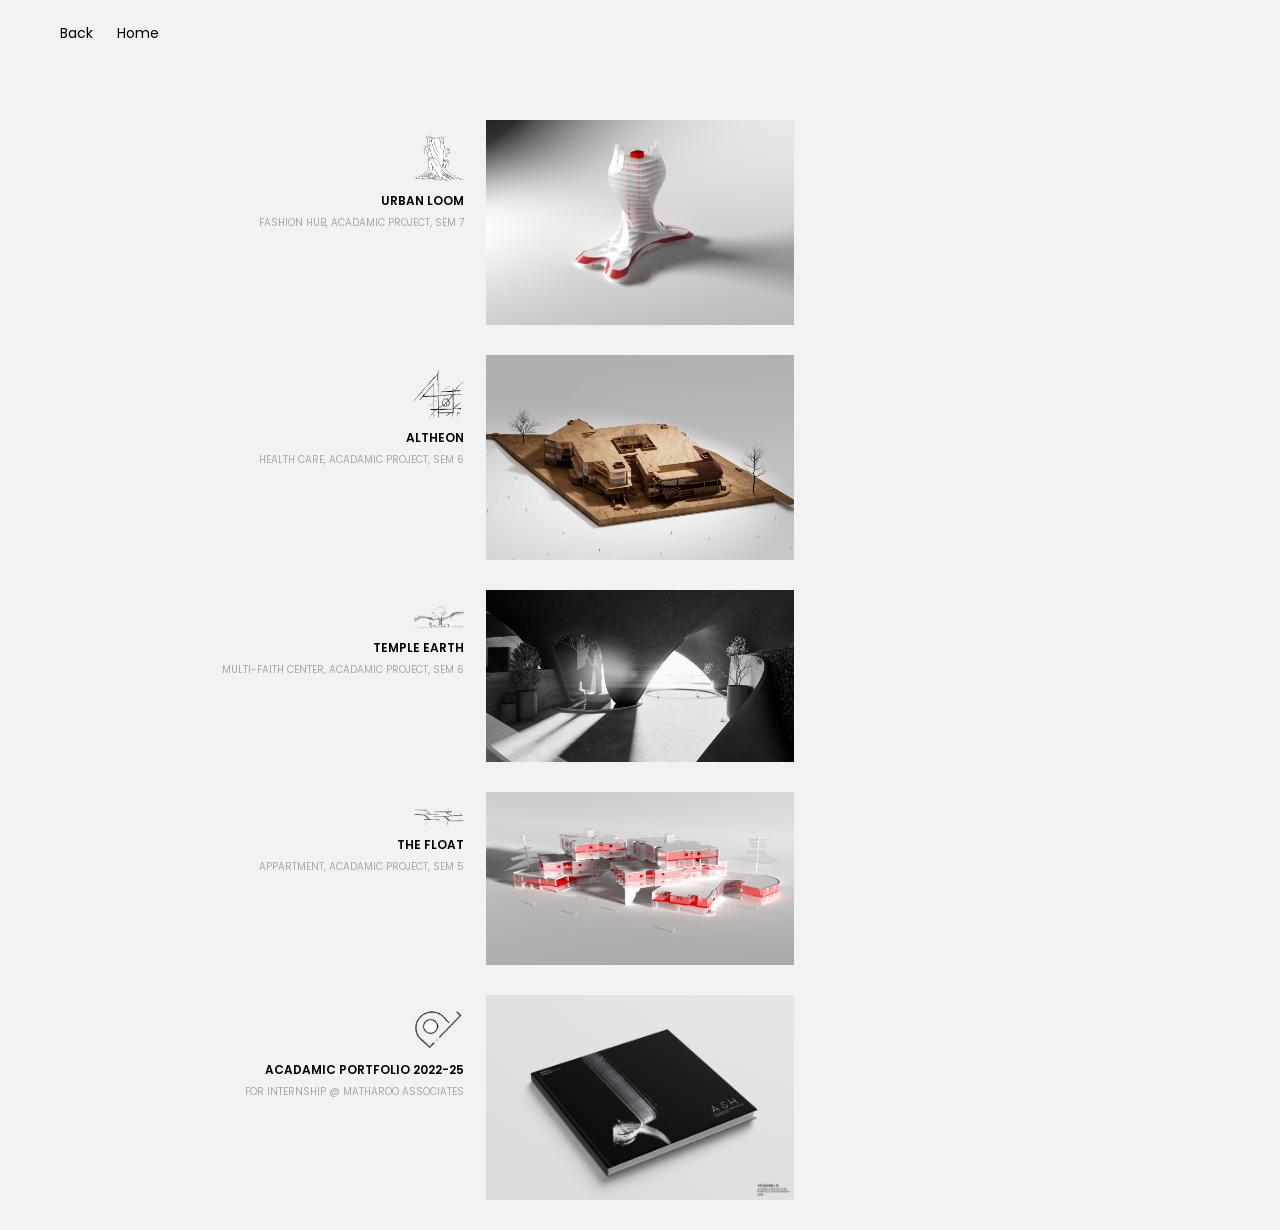
<file: projects/architecture.html>
<!DOCTYPE html>
<html lang="en">
<head>
  <!-- Google tag (gtag.js) -->
<script async src="https://www.googletagmanager.com/gtag/js?id=G-6C44DLHSHW"></script>
<script>
  window.dataLayer = window.dataLayer || [];
  function gtag(){dataLayer.push(arguments);}
  gtag('js', new Date());

  gtag('config', 'G-6C44DLHSHW');
</script>
<meta charset="UTF-8">
<title>Projects – Veishnu</title>

<link href="https://fonts.googleapis.com/css2?family=Poppins:wght@400;600&display=swap" rel="stylesheet">

<link rel="stylesheet" href="../style.css">
<link rel="stylesheet" href="architecture.css">
</head>

<body>

<nav class="nav">
  <a href="../index.html#REALM">Back</a>
  <a href="../index.html">Home</a>
</nav>

<div class="projects">

  <!-- PROJECT 1 -->
  <div class="project-row">
    <div class="project-info">
      <img src="../images/logos/fl.png">
      <h2>URBAN LOOM</h2>
      <p>FASHION HUB, ACADAMIC PROJECT, SEM 7</p>
    </div>

    <div class="project-image">
      <img src="../images/project1.1.png" onclick="trackProject('Urban Loom'); openProject(event, 0)">
    </div>
  </div>

  <!-- PROJECT 2 -->
  <div class="project-row">
    <div class="project-info">
      <img src="../images/logos/hl.png">
      <h2>ALTHEON</h2>
      <p>HEALTH CARE, ACADAMIC PROJECT, SEM 6</p>
    </div>

    <div class="project-image">
      <img src="../images/project1.2.jpg" onclick="trackProject('Altheon'); openProject(event, 1)">
    </div>
  </div>

  <!-- PROJECT 3 -->
  <div class="project-row">
    <div class="project-info">
      <img src="../images/logos/tl.png">
      <h2>TEMPLE EARTH</h2>
      <p>MULTI-FAITH CENTER, ACADAMIC PROJECT, SEM 6</p>
    </div>

    <div class="project-image">
      <img src="../images/project1.3.jpg" onclick="trackProject('Temple Earth'); openProject(event, 2)">
    </div>
  </div>

  <!-- PROJECT 4 -->
  <div class="project-row">
    <div class="project-info">
      <img src="../images/logos/fll.png">
      <h2>THE FLOAT</h2>
      <p>APPARTMENT, ACADAMIC PROJECT, SEM 5</p>
    </div>

    <div class="project-image">
      <img src="../images/project1.4.jpg" onclick="trackProject('The Float'); openProject(event, 3)">
    </div>
  </div>

  <!-- PROJECT 5 -->
  <div class="project-row">
    <div class="project-info">
      <img src="../images/logos/il.png">
      <h2>ACADAMIC PORTFOLIO 2022-25</h2>
      <p>FOR INTERNSHIP @ MATHAROO ASSOCIATES</p>
    </div>

    <div class="project-image">
      <img src="../images/project1.5.PNG" onclick="trackProject('Academic Portfolio'); window.open('https://heyzine.com/flip-book/e7a0c7767e.html', '_blank')">
    </div>
  </div>

</div>

<!-- ================= OPEN VIEW ================= -->

<div class="project-open" id="projectOpen">

  <div class="close-btn" onclick="closeProject()">← Back</div>

  <!-- 🔥 ONLY HORIZONTAL IMAGE STRIP -->
  <div class="open-gallery" id="gallery"></div>

</div>
<script>
function trackProject(projectName) {
  gtag('event', 'project_view', {
    project_name: projectName,
    section: 'Architecture'
  });
}
</script>

<script src="architecture.js" defer></script>

</body>
</html>
</file>
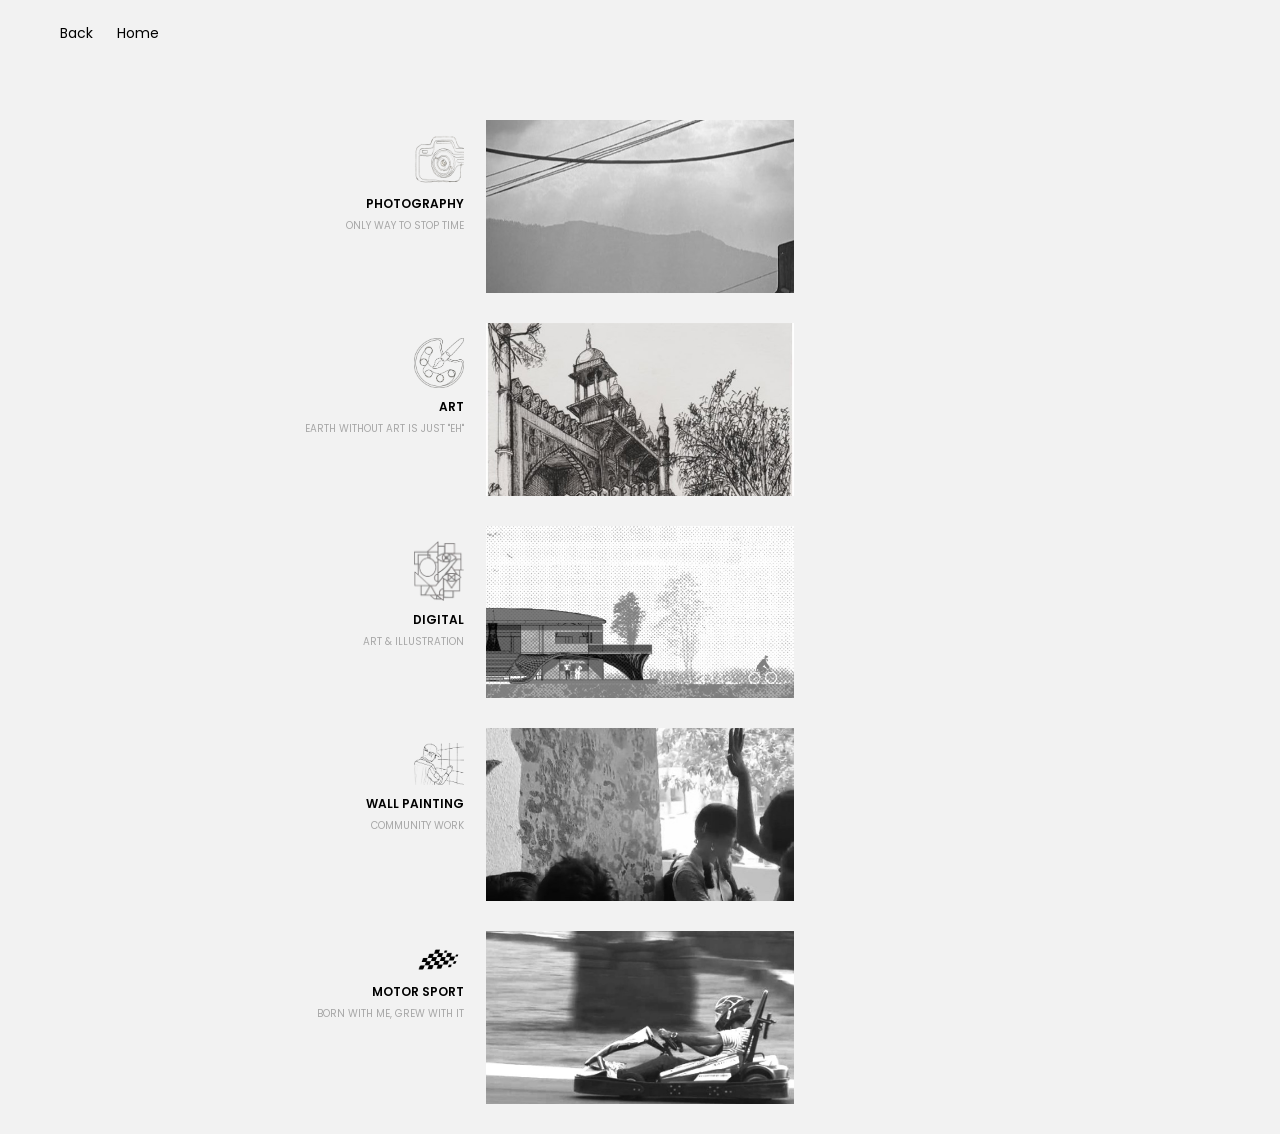
<file: projects/beyond.html>
<!DOCTYPE html>
<html lang="en">
<head>
  <!-- Google tag (gtag.js) -->
<script async src="https://www.googletagmanager.com/gtag/js?id=G-6C44DLHSHW"></script>
<script>
  window.dataLayer = window.dataLayer || [];
  function gtag(){dataLayer.push(arguments);}
  gtag('js', new Date());

  gtag('config', 'G-6C44DLHSHW');
</script>
<meta charset="UTF-8">
<title>Projects – Veishnu</title>

<link href="https://fonts.googleapis.com/css2?family=Poppins:wght@400;600&display=swap" rel="stylesheet">

<link rel="stylesheet" href="../style.css">
<link rel="stylesheet" href="beyond.css">
</head>

<body>

<nav class="nav">
  <a href="../index.html#REALM">Back</a>
  <a href="../index.html">Home</a>
</nav>

<div class="projects">

  <!-- PROJECT 1 -->
  <div class="project-row">
    <div class="project-info">
      <img src="../images/logos/photo.png">
      <h2>PHOTOGRAPHY</h2>
      <p>ONLY WAY TO STOP TIME</p>
    </div>

    <div class="project-image">
      <img src="../images/photo/phc.jpg" onclick="trackProject('Photography'); openProject(event, 0)">
    </div>
  </div>

  <!-- PROJECT 2 -->
  <div class="project-row">
    <div class="project-info">
      <img src="../images/logos/art.png">
      <h2>ART</h2>
      <p>EARTH WITHOUT ART IS JUST "EH"</p>
    </div>

    <div class="project-image">
      <img src="../images/art/arc.jpg" onclick="trackProject('Art'); openProject(event, 1)">
    </div>
  </div>

  <!-- PROJECT 3 -->
  <div class="project-row">
    <div class="project-info">
      <img src="../images/logos/digital.png">
      <h2>DIGITAL</h2>
      <p>ART & ILLUSTRATION</p>
    </div>

    <div class="project-image">
      <img src="../images/dig/dic.jpg" onclick="trackProject('Digital'); openProject(event, 2)">
    </div>
  </div>

  <!-- PROJECT 4 -->
  <div class="project-row">
    <div class="project-info">
      <img src="../images/logos/wall.png">
      <h2>WALL PAINTING</h2>
      <p>COMMUNITY WORK</p>
    </div>

    <div class="project-image">
      <img src="../images/wal/wc.jpg" onclick="trackProject('Wall Painting'); openProject(event, 3)">
    </div>
  </div>

  <!-- PROJECT 5 -->
  <div class="project-row">
    <div class="project-info">
      <img src="../images/logos/msl.png">
      <h2>MOTOR SPORT</h2>
      <p>BORN WITH ME, GREW WITH IT</p>
    </div>

    <div class="project-image">
      <img src="../images/ms/msc.jpg" onclick="trackProject('Motor Sport'); openProject(event, 4)">
    </div>
  </div>

  <!-- PROJECT 6 -->
  

</div>

<!-- ================= OPEN VIEW ================= -->

<div class="project-open" id="projectOpen">

  <div class="close-btn" onclick="closeProject()">← Back</div>

  <!-- 🔥 ONLY HORIZONTAL IMAGE STRIP -->
  <div class="open-gallery" id="gallery"></div>

</div>

<script>
function trackProject(projectName) {
  gtag('event', 'project_view', {
    project_name: projectName,
    section: 'Beyond'
  });
}
</script>

<script src="beyond.js" defer></script>

</body>
</html>
</file>
<file: style.css>
/* RESET */
* {
  margin: 0;
  padding: 0;
  box-sizing: border-box;
  cursor: auto;
}

/* BASE */
body {
  font-family: 'Poppins', sans-serif;
  background: #000;
  color: #fff;
  overflow-x: hidden;
}

/* NAVIGATION */
.nav {
  position: fixed;
  top: 20px;
  right: 40px;
  z-index: 100;
}

.nav a {
  color: #fff;
  text-decoration: none;
  margin-left: 20px;
  font-size: 14px;
  position: relative;
  transition: opacity 0.3s;
}

.nav a:hover {
  opacity: 0.6;
}

.nav a::after {
  content: "";
  position: absolute;
  bottom: -4px;
  left: 0;
  width: 0%;
  height: 2px;
  background: #fff;
  transition: 0.3s ease;
}

.nav a:hover::after {
  width: 100%;
}

/* SECTIONS */
section {
  min-height: 100vh;
  padding: 100px 80px;
}

/* EXCLUDE HERO */
section.hero-lnd {
  padding: 0;
  margin: 0;
}

/* HERO SECTION */
.hero-lnd {
  position: relative;
  height: 100vh;
  padding: 0 !important;
  overflow: hidden;
  background: #000;
}

/* HERO IMAGE */
.hero-image {
  position: absolute;
  inset: 0;
  width: 100%;
  height: 100%;
}

/* LIQUID WRAP */
.liquid-wrap {
  width: 100%;
  height: 100%;
  position: relative;
  will-change: transform;
}

/* BASE IMAGE */
.base-img {
  width: 100%;
  height: 100%;
  object-fit: cover;
  display: block;
  filter: drop-shadow(0 40px 60px rgba(0,0,0,0.2));
}

/* LIQUID MASK */
.liquid-mask {
  position: absolute;
  inset: 0;
  width: 100%;
  height: 100%;
  pointer-events: none;
  z-index: 2;
}

/* HERO TEXT */
.hero-text {
  position: absolute;
  top: 20px;
  left: 20px;
  z-index: 5;
  pointer-events: none;
}

.hero-text h1 {
  font-size: 32px;
  font-weight: 700;
  letter-spacing: 2px;
}

.hero-text p {
  font-size: 16px;
  opacity: 0.7;
}

/* SIGNATURE */
.signature {
  position: absolute;
  inset: 0;
  display: flex;
  justify-content: center;
  align-items: center;
  pointer-events: none;
  z-index: 6;
}

.signature svg {
  width: 80%;
  max-width: 1200px;
}

.signature {
  top: 50%;
  left: 50%;
  transform: translate(-50%, -50%);
}

.signature path {
  stroke: rgb(198, 198, 198);
}

.signature path {
  stroke-linecap: round;
}

.signature path {
  stroke-width: 25; /* slightly thicker */
}

.signature svg {
  overflow: visible;
}

 signature svg {
  border: 1px solid red;
}

/* REALM SECTION */
.REALM-section {
  background: #000;
}

.REALM-section h2 {
  margin-bottom: 100px;
  font-size: 15px;
  text-align: center;
}

.REALM-section h3 {
  font-size: 12px;
  margin-bottom: 30px;
  opacity: 0.6;
}

.REALM-grid {
  display: grid;
  grid-template-columns: repeat(2, 1fr);
  gap: 30px;
}

.REALM-card {
  position: relative;
  overflow: hidden;
  text-decoration: none;
  color: white;
  transition: transform 0.5s ease;
}

.REALM-card:hover {
  transform: scale(1.03);
}

.REALM-card img {
  width: 100%;
  height: 400px;
  object-fit: cover;
  transition: transform 0.6s ease;
}

.REALM-card:hover img {
  transform: scale(1.1);
}

.REALM-card span {
  position: absolute;
  bottom: 20px;
  left: 20px;
  font-size: 18px;
  z-index: 2;
}

/* CUSTOM CURSOR (SAFE) */
.liquid-cursor {
  position: fixed;
  width: 40px;
  height: 40px;
  border-radius: 50%;
  background: rgba(255,255,255,0.2);
  backdrop-filter: blur(6px);
  pointer-events: none;
  transform: translate(-50%, -50%);
  z-index: 9999;
}

/* SCROLL */
html {
  scroll-behavior: smooth;
}

/* LOADER */
#loader {
  position: fixed;
  inset: 0;
  background: #ffffff;
  display: flex;
  justify-content: center;
  align-items: center;
  z-index: 99999;
}

.loader-logo {
  width: 150px;
  display: flex;
  justify-content: center;
  align-items: center;
}

.loader-logo img {
  width: 100%;
  display: block;
}

#loader.hidden {
  opacity: 0;
  pointer-events: none;
}

/* PORTFOLIO NAVBAR */
.navbar {
  position: fixed;
  top: 0;
  width: 100%;
  padding: 20px 60px;
  display: flex;
  justify-content: space-between;
  align-items: center;
  z-index: 100;
  background: rgba(0,0,0,0.6);
  backdrop-filter: blur(10px);
}

.navbar .logo {
  font-weight: 600;
  letter-spacing: 2px;
}

.navbar nav a {
  margin-left: 25px;
  text-decoration: none;
  color: #aaa;
  transition: 0.3s;
}

.navbar nav a:hover,
.navbar nav a.active {
  color: #fff;
}

.nav a {
  cursor: pointer;
  user-select: none;
}

/* PORTFOLIO PAGE */
.portfolio-page {
  padding: 120px 80px;
}

.page-header {
  margin-bottom: 60px;
}

.page-header h1 {
  font-size: 48px;
  margin-bottom: 10px;
}

.page-header p {
  opacity: 0.6;
}

/* GRID */
.project-grid {
  display: grid;
  grid-template-columns: repeat(2, 1fr);
  gap: 40px;
}

/* PROJECT CARD */
.project-card {
  text-decoration: none;
  color: #fff;
  overflow: hidden;
  display: block;
}

.img-wrap {
  overflow: hidden;
}

.project-card img {
  width: 100%;
  height: 400px;
  object-fit: cover;
  transition: transform 0.6s ease;
}

.project-card:hover img {
  transform: scale(1.08);
}

.project-info {
  margin-top: 15px;
}

.project-info h3 {
  font-size: 20px;
}

.project-info p {
  font-size: 14px;
  opacity: 0.6;
}

/* PROJECT DETAIL PAGE */
.project-page {
  display: grid;
  grid-template-columns: 25% 50% 25%;
  min-height: 100vh;
}

.left-panel {
  padding: 60px;
  font-size: 12px;
}

.emblem {
  width: 40px;
  margin-bottom: 20px;
}

.center-panel {
  display: flex;
  align-items: center;
  justify-content: center;
}

.main-image {
  width: 100%;
}

.right-panel {
  padding: 60px;
  font-size: 14px;
  line-height: 1.6;
}

/* IMAGE SCROLL */
.image-scroll {
  padding: 60px 20%;
}

.image-scroll img {
  width: 100%;
  margin-bottom: 40px;
}

.layer {
  position: absolute;
  width: 120%;
  height: 120%;
  top: 0%;
  left: 0%;
}

/* Layer 1 → diagonal */
.layer1 {
  animation: move1 10s linear infinite alternate;
  opacity: 0.8;
}

/* Layer 2 → opposite direction */
.layer2 {
  animation: move2 10s linear infinite alternate;
  opacity: 0.8;
}

/* Layer 3 → vertical drift */
.layer3 {
  animation: move3 10s linear infinite alternate;
  opacity: 0.8;
}


.hero-bg path {
  stroke: rgba(200,255,0,0.25);
  stroke-width: 1.5;
}

/* Animation */
@keyframes move1 {
  0%   { transform: translate(0, 0); }
  100% { transform: translate(-30%, -30%); }
}

@keyframes move2 {
  0%   { transform: translate(0, 0); }
  100% { transform: translate(30%, -20%); }
}

@keyframes move3 {
  0%   { transform: translate(0, 0); }
  100% { transform: translate(-10%, 30%); }
}

.hero-bg {
  position: absolute;
  inset: 0;
  z-index: 0; /* 👈 lowest */
}

.hero-image {
  position: absolute;
  inset: 0;
  z-index: 1; /* 👈 above background */
}

.hero-bg svg {
  filter: none;
}

#mobileBlock {
  position: fixed;
  top: 0;
  left: 0;
  width: 100%;
  height: 100%;
  background: #000;
  color: #fff;
  display: none;
  justify-content: center;
  align-items: center;
  text-align: center;
  z-index: 99999;
  font-family: 'Poppins', sans-serif;
}

.mobile-message h1 {
  font-size: 28px;
  margin-bottom: 10px;
}

.mobile-message p {
  font-size: 14px;
  opacity: 0.7;
}

body.mobile-blocked {
  overflow: hidden;
}

body.mobile-blocked > *:not(#mobileBlock) {
  display: none !important;
}

/* ABOUT SECTION */
.about-section {
  background: #000;
  padding: 120px 10%;
  color: #fff;
}

.about-container {
  max-width: 800px;
}

.about-section h2 {
  font-size: 12px;
  margin-bottom: 30px;
  opacity: 0.6;
}

.about-text {
  font-size: 15px;
  line-height: 1.8;
  margin-bottom: 20px;
  color: #ddd;
}

/* CONTACT SECTION */
.contact-section {
  background: #000;
  padding: 120px 10%;
  color: #fff;
}

.contact-container {
  max-width: 800px;
}

.contact-section h2 {
  font-size: 12px;
  margin-bottom: 30px;
  opacity: 0.6;
}

.contact-text {
  font-size: 18px;
  line-height: 1.8;
  margin-bottom: 40px;
  color: #ddd;
}

.contact-links a {
  display: inline-block;
  margin-right: 25px;
  font-size: 16px;
  color: #fff;
  text-decoration: none;
  position: relative;
}

.contact-links a::after {
  content: "";
  position: absolute;
  bottom: -4px;
  left: 0;
  width: 0%;
  height: 2px;
  background: #fff;
  transition: 0.3s ease;
}

.contact-links a:hover::after {
  width: 100%;
}

/* RESET CURSOR */
* {
  cursor: default;
}

/* POINTER ONLY FOR INTERACTIVE ELEMENTS */
a, button {
  cursor: pointer;
}

.about-section h3 {
  margin-bottom: 100px;
  margin-top: -50px;
  font-size: 15px;
  text-align: center;
}

#contact {
  position: relative;
}

.corner-logo {
  position: absolute;
  bottom: 20px;
  right: 20px;

  width: 50px;   /* adjust size */
  height: auto;

  z-index: 10;
}
</file>
<file: projects/architecture.css>
/* ================= BASE ================= */
body {
  background: #f2f2f2;
  color: #000;
  font-family: 'Poppins', sans-serif;
}

/* ================= NAV ================= */
.nav {
  left: 40px;
}

.nav a {
  color: black !important;
}

.nav a::after {
  background: black !important;
}

/* ================= MAIN ================= */
.projects {
  padding-top: 120px;
}

/* ================= GRID ================= */
.project-row {
  display: grid;
  grid-template-columns: 30% 40% 30%;
  align-items: center;
  margin-bottom: 30px;
}

/* ================= TEXT ================= */
.project-info {
  margin-left: auto;
  margin-right: -80px;
  max-width: 260px;
  text-align: right;
  align-self: start;

  transition: transform 0.4s ease;
}

.project-info img {
  width: 50px;
  margin-bottom: 10px;
  display: block;
  margin-left: auto;
}

.project-info h2 {
  font-size: 12px;
  font-weight: 600;
  margin: 0;
}

.project-info p {
  font-size: 10px;
  color: #777;
  margin-top: 5px;
}

/* ================= IMAGE ================= */
.project-image {
  display: flex;
  justify-content: center;
}

.project-image img {
  width: 60%;
  display: block;
  transition: transform 0.4s ease;
  cursor: pointer;
}

.project-row:hover .project-image img {
  transform: scale(1.05);
}

.project-row:hover .project-info {
  transform: translateX(-10px);
}

/* ================= OVERLAY ================= */
#projectOpen {
  position: fixed;
  top: 0;
  left: 0;
  width: 100%;
  height: 100%;

  background: #f2f2f2;

  opacity: 0;
  pointer-events: none;
  transition: opacity 0.4s ease;

  z-index: 999;
}

#projectOpen.active {
  opacity: 1;
  pointer-events: auto;
}

/* ================= GALLERY ================= */
#gallery {
  position: absolute;
  top: 50%;
  left: 0;

  transform: translateY(-50%);

  display: flex;
  align-items: center;

  gap: 40px;
  padding: 0 80px;

  height: 100vh;
  width: 100vw;

  overflow-x: auto;
  overflow-y: hidden;

  scroll-behavior: smooth;
  overscroll-behavior: none;

  cursor: grab;
}

/* images */
#gallery img {
  height: 80vh;
  width: auto;
  object-fit: contain;
  flex-shrink: 0;
}

/* ================= SCROLLBAR ================= */
#gallery::-webkit-scrollbar {
  height: 6px;
}

#gallery::-webkit-scrollbar-thumb {
  background: #bbb;
  border-radius: 10px;
}

/* ================= CLOSE BUTTON ================= */
.close-btn {
  position: fixed;
  top: 40px;
  left: 40px;
  font-size: 14px;
  cursor: pointer;
  z-index: 1000;
}

#gallery {
  user-select: none;
}

#gallery img {
  user-select: none;
  -webkit-user-drag: none;
  pointer-events: none;
}

#gallery {
  cursor: grab;
}

#gallery:active {
  cursor: grabbing;
}

#gallery img {
  will-change: transform;
}

#gallery {
  contain: layout paint size;
}
</file>
<file: projects/beyond.css>
/* ================= BASE ================= */
body {
  background: #f2f2f2;
  color: #000;
  font-family: 'Poppins', sans-serif;
}

/* ================= NAV ================= */
.nav {
  left: 40px;
}

.nav a {
  color: black !important;
}

.nav a::after {
  background: black !important;
}

/* ================= MAIN ================= */
.projects {
  padding-top: 120px;
}

/* ================= GRID ================= */
.project-row {
  display: grid;
  grid-template-columns: 30% 40% 30%;
  align-items: center;
  margin-bottom: 30px;
}

/* ================= TEXT ================= */
.project-info {
  margin-left: auto;
  margin-right: -80px;
  max-width: 260px;
  text-align: right;
  align-self: start;

  transition: transform 0.4s ease;
}

.project-info img {
  width: 50px;
  margin-bottom: 10px;
  display: block;
  margin-left: auto;
}

.project-info h2 {
  font-size: 12px;
  font-weight: 600;
  margin: 0;
}

.project-info p {
  font-size: 10px;
  color: #777;
  margin-top: 5px;
}

/* ================= IMAGE ================= */
.project-image {
  display: flex;
  justify-content: center;
}

.project-image img {
  width: 60%;
  display: block;
  transition: transform 0.4s ease;
  cursor: pointer;
}

.project-row:hover .project-image img {
  transform: scale(1.05);
}

.project-row:hover .project-info {
  transform: translateX(-10px);
}

/* ================= OVERLAY ================= */
#projectOpen {
  position: fixed;
  top: 0;
  left: 0;
  width: 100%;
  height: 100%;

  background: #f2f2f2;

  opacity: 0;
  pointer-events: none;
  transition: opacity 0.4s ease;

  z-index: 999;
}

#projectOpen.active {
  opacity: 1;
  pointer-events: auto;
}

/* ================= GALLERY ================= */
#gallery {
  position: absolute;
  top: 50%;
  left: 0;

  transform: translateY(-50%);

  display: flex;
  align-items: center;

  gap: 40px;
  padding: 0 80px;

  height: 100vh;
  width: 100vw;

  overflow-x: auto;
  overflow-y: hidden;

  scroll-behavior: smooth;
  overscroll-behavior: none;

  cursor: grab;
}

/* images */
#gallery img {
  height: 80vh;
  width: auto;
  object-fit: contain;
  flex-shrink: 0;
}

/* ================= SCROLLBAR ================= */
#gallery::-webkit-scrollbar {
  height: 6px;
}

#gallery::-webkit-scrollbar-thumb {
  background: #bbb;
  border-radius: 10px;
}

/* ================= CLOSE BUTTON ================= */
.close-btn {
  position: fixed;
  top: 40px;
  left: 40px;
  font-size: 14px;
  cursor: pointer;
  z-index: 1000;
}

#gallery {
  user-select: none;
}

#gallery img {
  user-select: none;
  -webkit-user-drag: none;
  pointer-events: none;
}

#gallery {
  cursor: grab;
}

#gallery:active {
  cursor: grabbing;
}

#gallery img {
  will-change: transform;
}

#gallery {
  contain: layout paint size;
}
</file>
